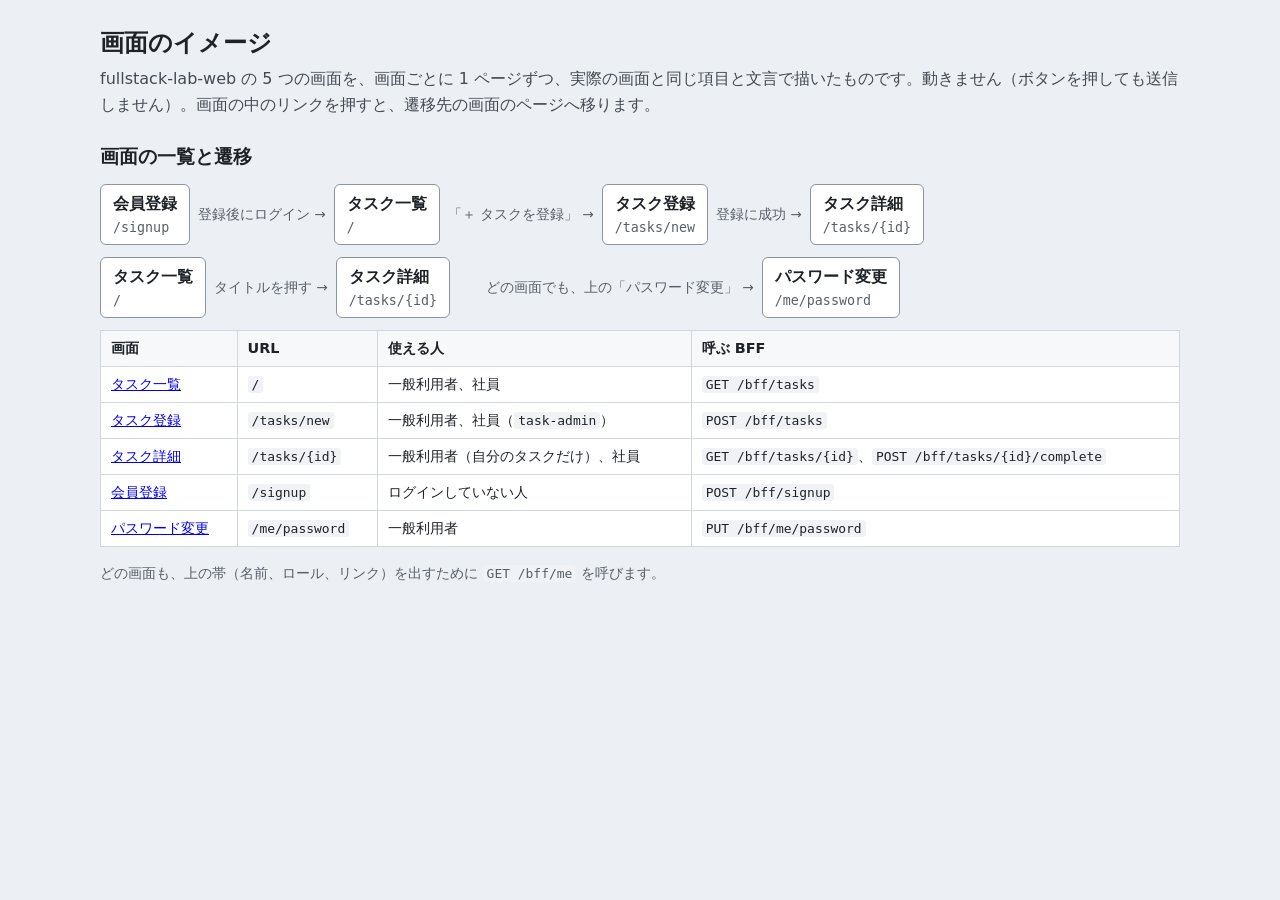
<file: docs/design/web/screens/index.html>
<!doctype html>
<html lang="ja">
<head>
<meta charset="utf-8">
<meta name="viewport" content="width=device-width, initial-scale=1">
<title>画面の一覧と遷移（fullstack-lab-web の画面のイメージ）</title>
<link rel="stylesheet" href="screens.css">
</head>
<body>
<div class="page">

<h1>画面のイメージ</h1>
<p class="lead">fullstack-lab-web の 5 つの画面を、画面ごとに 1 ページずつ、実際の画面と同じ項目と文言で描いたものです。動きません（ボタンを押しても送信しません）。画面の中のリンクを押すと、遷移先の画面のページへ移ります。</p>

<h2>画面の一覧と遷移</h2>
<div class="flow">
  <a href="signup.html">会員登録<small>/signup</small></a>
  <span class="arrow">登録後にログイン →</span>
  <a href="task-list.html">タスク一覧<small>/</small></a>
  <span class="arrow">「＋ タスクを登録」 →</span>
  <a href="task-new.html">タスク登録<small>/tasks/new</small></a>
  <span class="arrow">登録に成功 →</span>
  <a href="task-detail.html">タスク詳細<small>/tasks/{id}</small></a>
</div>
<div class="flow">
  <a href="task-list.html">タスク一覧<small>/</small></a>
  <span class="arrow">タイトルを押す →</span>
  <a href="task-detail.html">タスク詳細<small>/tasks/{id}</small></a>
  <span class="arrow">　　どの画面でも、上の「パスワード変更」 →</span>
  <a href="password.html">パスワード変更<small>/me/password</small></a>
</div>

<table class="list">
  <tr><th>画面</th><th>URL</th><th>使える人</th><th>呼ぶ BFF</th></tr>
  <tr><td><a href="task-list.html">タスク一覧</a></td><td><code>/</code></td><td>一般利用者、社員</td><td><code>GET /bff/tasks</code></td></tr>
  <tr><td><a href="task-new.html">タスク登録</a></td><td><code>/tasks/new</code></td><td>一般利用者、社員（<code>task-admin</code>）</td><td><code>POST /bff/tasks</code></td></tr>
  <tr><td><a href="task-detail.html">タスク詳細</a></td><td><code>/tasks/{id}</code></td><td>一般利用者（自分のタスクだけ）、社員</td><td><code>GET /bff/tasks/{id}</code>、<code>POST /bff/tasks/{id}/complete</code></td></tr>
  <tr><td><a href="signup.html">会員登録</a></td><td><code>/signup</code></td><td>ログインしていない人</td><td><code>POST /bff/signup</code></td></tr>
  <tr><td><a href="password.html">パスワード変更</a></td><td><code>/me/password</code></td><td>一般利用者</td><td><code>PUT /bff/me/password</code></td></tr>
</table>
<p class="note">どの画面も、上の帯（名前、ロール、リンク）を出すために <code>GET /bff/me</code> を呼びます。</p>

</div>
</body>
</html>
</file>
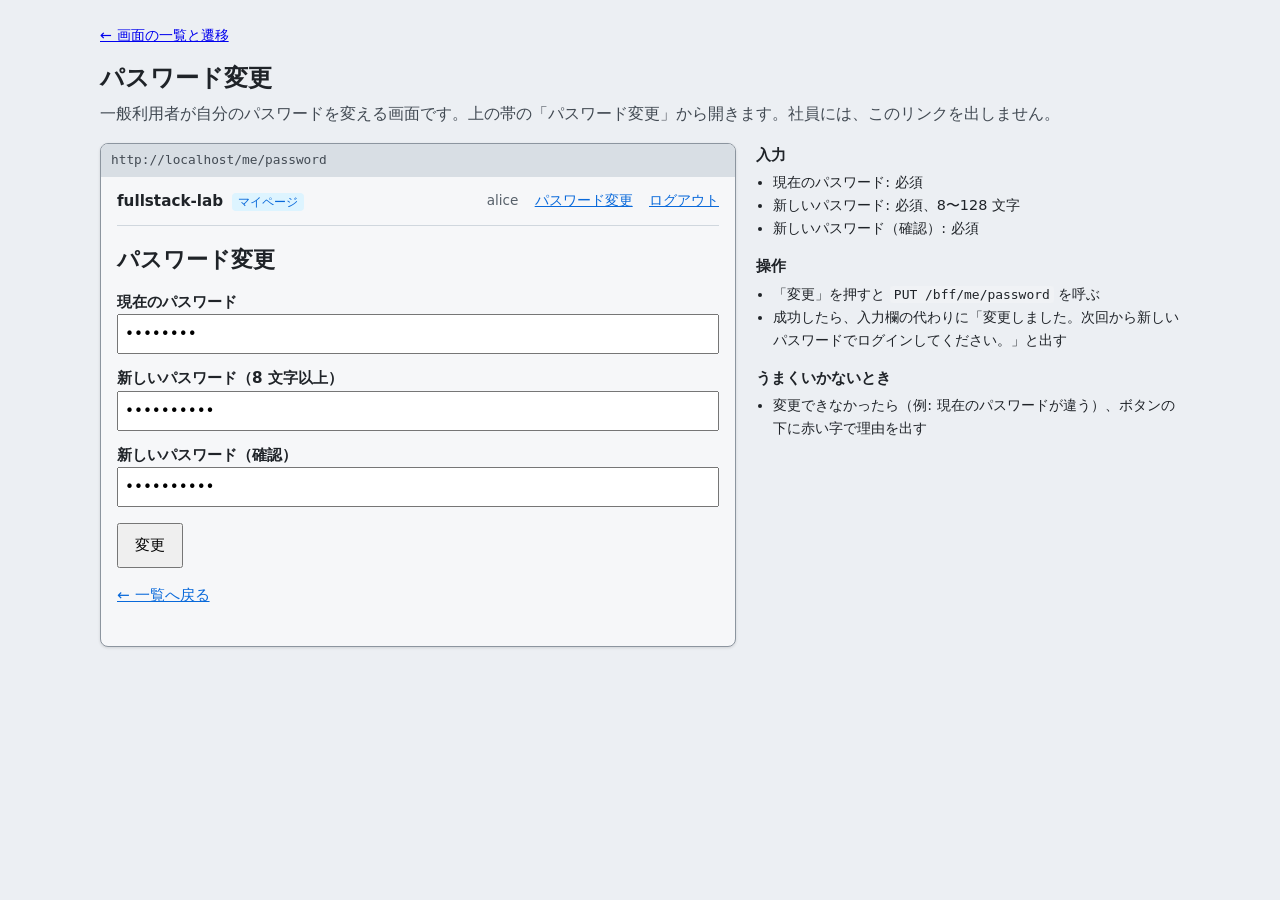
<file: docs/design/web/screens/password.html>
<!doctype html>
<html lang="ja">
<head>
<meta charset="utf-8">
<meta name="viewport" content="width=device-width, initial-scale=1">
<title>パスワード変更（fullstack-lab-web の画面のイメージ）</title>
<link rel="stylesheet" href="screens.css">
</head>
<body>
<div class="page">

<p class="back"><a href="index.html">← 画面の一覧と遷移</a></p>
<h1>パスワード変更</h1>
<p class="lead">一般利用者が自分のパスワードを変える画面です。上の帯の「パスワード変更」から開きます。社員には、このリンクを出しません。</p>
<div class="screen">
  <div>
    <div class="browser">
      <div class="bar">http://localhost/me/password</div>
      <div class="app">
        <header>
          <span class="brand">fullstack-lab <span class="badge">マイページ</span></span>
          <span class="user">alice <a class="logout" href="password.html">パスワード変更</a> <a class="logout" href="signup.html">ログアウト</a></span>
        </header>
        <h1>パスワード変更</h1>
        <label>現在のパスワード</label>
        <input type="password" value="xxxxxxxx" readonly>
        <label>新しいパスワード（8 文字以上）</label>
        <input type="password" value="xxxxxxxxxx" readonly>
        <label>新しいパスワード（確認）</label>
        <input type="password" value="xxxxxxxxxx" readonly>
        <button type="button">変更</button>
        <p><a href="task-list.html">← 一覧へ戻る</a></p>
      </div>
    </div>
  </div>
  <div class="side">
    <h3>入力</h3>
    <ul>
      <li>現在のパスワード: 必須</li>
      <li>新しいパスワード: 必須、8〜128 文字</li>
      <li>新しいパスワード（確認）: 必須</li>
    </ul>
    <h3>操作</h3>
    <ul>
      <li>「変更」を押すと <code>PUT /bff/me/password</code> を呼ぶ</li>
      <li>成功したら、入力欄の代わりに「変更しました。次回から新しいパスワードでログインしてください。」と出す</li>
    </ul>
    <h3>うまくいかないとき</h3>
    <ul>
      <li>変更できなかったら（例: 現在のパスワードが違う）、ボタンの下に赤い字で理由を出す</li>
    </ul>
  </div>
</div>

</div>
</body>
</html>
</file>
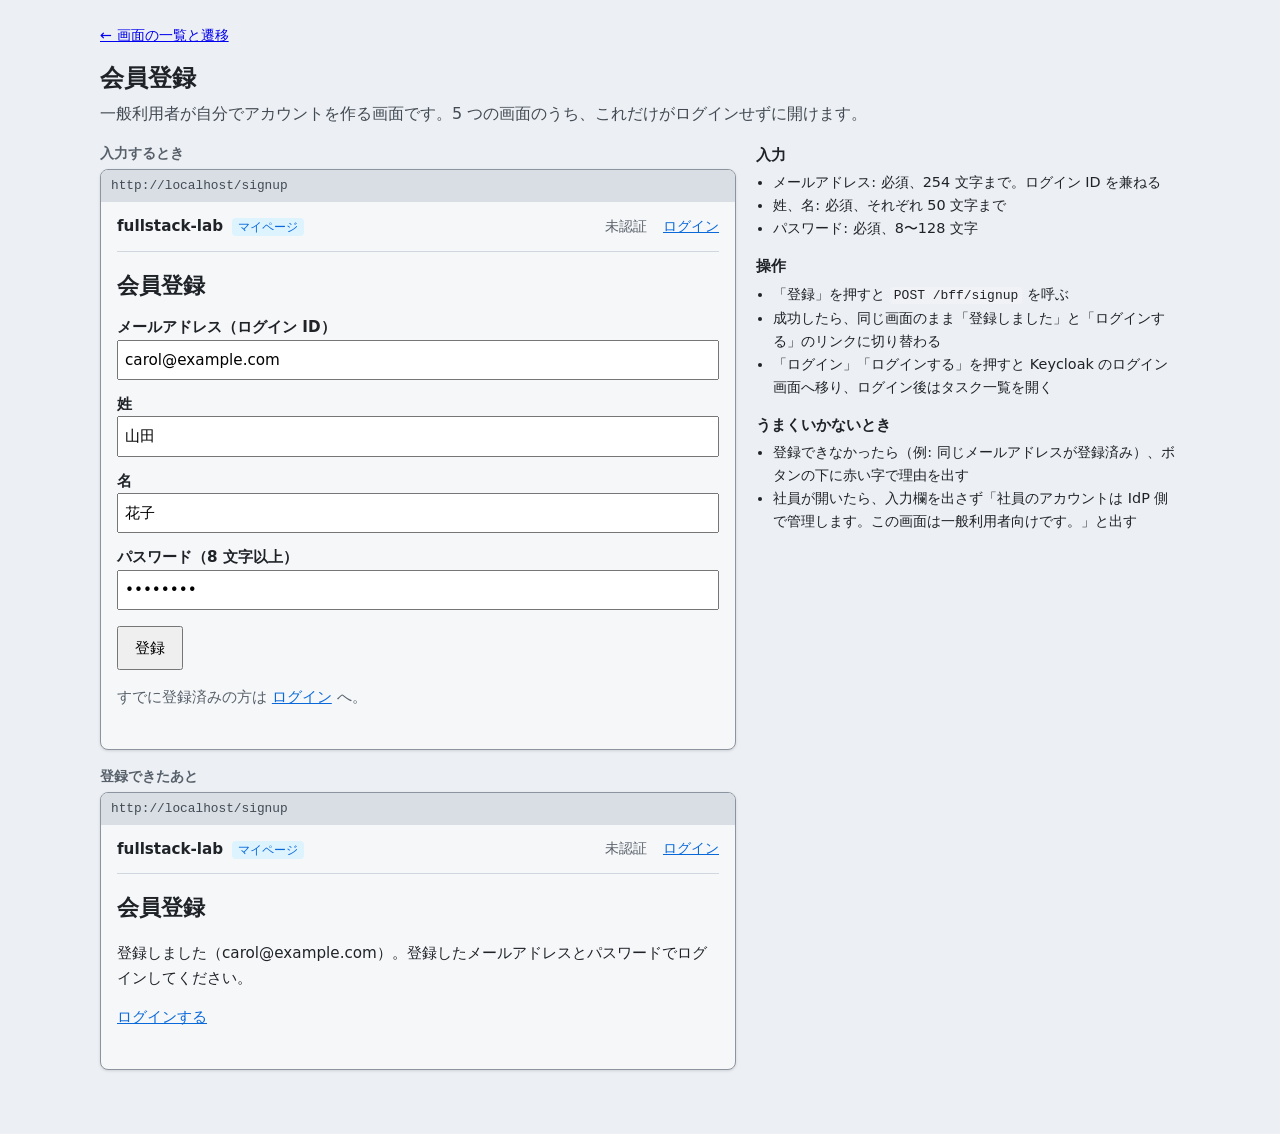
<file: docs/design/web/screens/signup.html>
<!doctype html>
<html lang="ja">
<head>
<meta charset="utf-8">
<meta name="viewport" content="width=device-width, initial-scale=1">
<title>会員登録（fullstack-lab-web の画面のイメージ）</title>
<link rel="stylesheet" href="screens.css">
</head>
<body>
<div class="page">

<p class="back"><a href="index.html">← 画面の一覧と遷移</a></p>
<h1>会員登録</h1>
<p class="lead">一般利用者が自分でアカウントを作る画面です。5 つの画面のうち、これだけがログインせずに開けます。</p>
<div class="screen">
  <div>
    <p class="variant">入力するとき</p>
    <div class="browser">
      <div class="bar">http://localhost/signup</div>
      <div class="app">
        <header>
          <span class="brand">fullstack-lab <span class="badge">マイページ</span></span>
          <span class="user">未認証 <a class="logout" href="task-list.html">ログイン</a></span>
        </header>
        <h1>会員登録</h1>
        <label>メールアドレス（ログイン ID）</label>
        <input value="carol@example.com" readonly>
        <label>姓</label>
        <input value="山田" readonly>
        <label>名</label>
        <input value="花子" readonly>
        <label>パスワード（8 文字以上）</label>
        <input type="password" value="xxxxxxxx" readonly>
        <button type="button">登録</button>
        <p class="muted">すでに登録済みの方は <a href="task-list.html">ログイン</a> へ。</p>
      </div>
    </div>

    <p class="variant">登録できたあと</p>
    <div class="browser">
      <div class="bar">http://localhost/signup</div>
      <div class="app">
        <header>
          <span class="brand">fullstack-lab <span class="badge">マイページ</span></span>
          <span class="user">未認証 <a class="logout" href="task-list.html">ログイン</a></span>
        </header>
        <h1>会員登録</h1>
        <p>登録しました（carol@example.com）。登録したメールアドレスとパスワードでログインしてください。</p>
        <p><a href="task-list.html">ログインする</a></p>
      </div>
    </div>
  </div>
  <div class="side">
    <h3>入力</h3>
    <ul>
      <li>メールアドレス: 必須、254 文字まで。ログイン ID を兼ねる</li>
      <li>姓、名: 必須、それぞれ 50 文字まで</li>
      <li>パスワード: 必須、8〜128 文字</li>
    </ul>
    <h3>操作</h3>
    <ul>
      <li>「登録」を押すと <code>POST /bff/signup</code> を呼ぶ</li>
      <li>成功したら、同じ画面のまま「登録しました」と「ログインする」のリンクに切り替わる</li>
      <li>「ログイン」「ログインする」を押すと Keycloak のログイン画面へ移り、ログイン後はタスク一覧を開く</li>
    </ul>
    <h3>うまくいかないとき</h3>
    <ul>
      <li>登録できなかったら（例: 同じメールアドレスが登録済み）、ボタンの下に赤い字で理由を出す</li>
      <li>社員が開いたら、入力欄を出さず「社員のアカウントは IdP 側で管理します。この画面は一般利用者向けです。」と出す</li>
    </ul>
  </div>
</div>

</div>
</body>
</html>
</file>
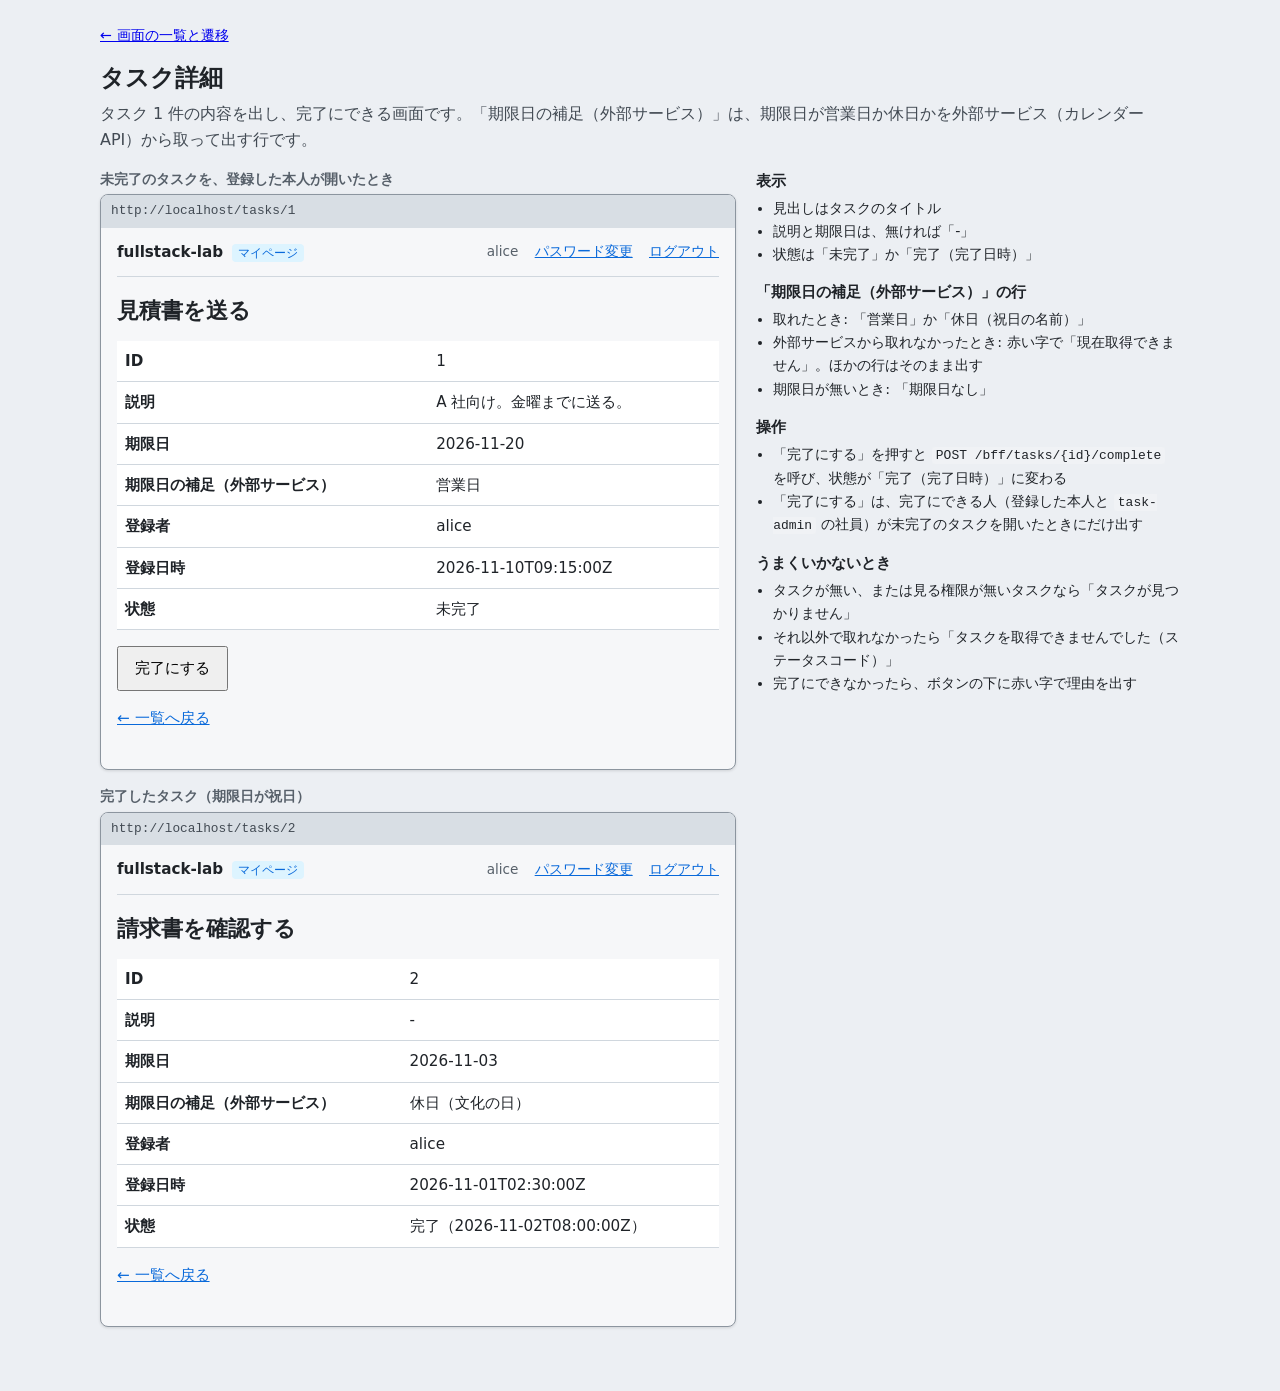
<file: docs/design/web/screens/task-detail.html>
<!doctype html>
<html lang="ja">
<head>
<meta charset="utf-8">
<meta name="viewport" content="width=device-width, initial-scale=1">
<title>タスク詳細（fullstack-lab-web の画面のイメージ）</title>
<link rel="stylesheet" href="screens.css">
</head>
<body>
<div class="page">

<p class="back"><a href="index.html">← 画面の一覧と遷移</a></p>
<h1>タスク詳細</h1>
<p class="lead">タスク 1 件の内容を出し、完了にできる画面です。「期限日の補足（外部サービス）」は、期限日が営業日か休日かを外部サービス（カレンダー API）から取って出す行です。</p>
<div class="screen">
  <div>
    <p class="variant">未完了のタスクを、登録した本人が開いたとき</p>
    <div class="browser">
      <div class="bar">http://localhost/tasks/1</div>
      <div class="app">
        <header>
          <span class="brand">fullstack-lab <span class="badge">マイページ</span></span>
          <span class="user">alice <a class="logout" href="password.html">パスワード変更</a> <a class="logout" href="signup.html">ログアウト</a></span>
        </header>
        <h1>見積書を送る</h1>
        <table>
          <tbody>
            <tr><th>ID</th><td>1</td></tr>
            <tr><th>説明</th><td>A 社向け。金曜までに送る。</td></tr>
            <tr><th>期限日</th><td>2026-11-20</td></tr>
            <tr><th>期限日の補足（外部サービス）</th><td>営業日</td></tr>
            <tr><th>登録者</th><td>alice</td></tr>
            <tr><th>登録日時</th><td>2026-11-10T09:15:00Z</td></tr>
            <tr><th>状態</th><td>未完了</td></tr>
          </tbody>
        </table>
        <button type="button">完了にする</button>
        <p><a href="task-list.html">← 一覧へ戻る</a></p>
      </div>
    </div>

    <p class="variant">完了したタスク（期限日が祝日）</p>
    <div class="browser">
      <div class="bar">http://localhost/tasks/2</div>
      <div class="app">
        <header>
          <span class="brand">fullstack-lab <span class="badge">マイページ</span></span>
          <span class="user">alice <a class="logout" href="password.html">パスワード変更</a> <a class="logout" href="signup.html">ログアウト</a></span>
        </header>
        <h1>請求書を確認する</h1>
        <table>
          <tbody>
            <tr><th>ID</th><td>2</td></tr>
            <tr><th>説明</th><td>-</td></tr>
            <tr><th>期限日</th><td>2026-11-03</td></tr>
            <tr><th>期限日の補足（外部サービス）</th><td>休日（文化の日）</td></tr>
            <tr><th>登録者</th><td>alice</td></tr>
            <tr><th>登録日時</th><td>2026-11-01T02:30:00Z</td></tr>
            <tr><th>状態</th><td>完了（2026-11-02T08:00:00Z）</td></tr>
          </tbody>
        </table>
        <p><a href="task-list.html">← 一覧へ戻る</a></p>
      </div>
    </div>
  </div>
  <div class="side">
    <h3>表示</h3>
    <ul>
      <li>見出しはタスクのタイトル</li>
      <li>説明と期限日は、無ければ「-」</li>
      <li>状態は「未完了」か「完了（完了日時）」</li>
    </ul>
    <h3>「期限日の補足（外部サービス）」の行</h3>
    <ul>
      <li>取れたとき: 「営業日」か「休日（祝日の名前）」</li>
      <li>外部サービスから取れなかったとき: 赤い字で「現在取得できません」。ほかの行はそのまま出す</li>
      <li>期限日が無いとき: 「期限日なし」</li>
    </ul>
    <h3>操作</h3>
    <ul>
      <li>「完了にする」を押すと <code>POST /bff/tasks/{id}/complete</code> を呼び、状態が「完了（完了日時）」に変わる</li>
      <li>「完了にする」は、完了にできる人（登録した本人と <code>task-admin</code> の社員）が未完了のタスクを開いたときにだけ出す</li>
    </ul>
    <h3>うまくいかないとき</h3>
    <ul>
      <li>タスクが無い、または見る権限が無いタスクなら「タスクが見つかりません」</li>
      <li>それ以外で取れなかったら「タスクを取得できませんでした（ステータスコード）」</li>
      <li>完了にできなかったら、ボタンの下に赤い字で理由を出す</li>
    </ul>
  </div>
</div>

</div>
</body>
</html>
</file>
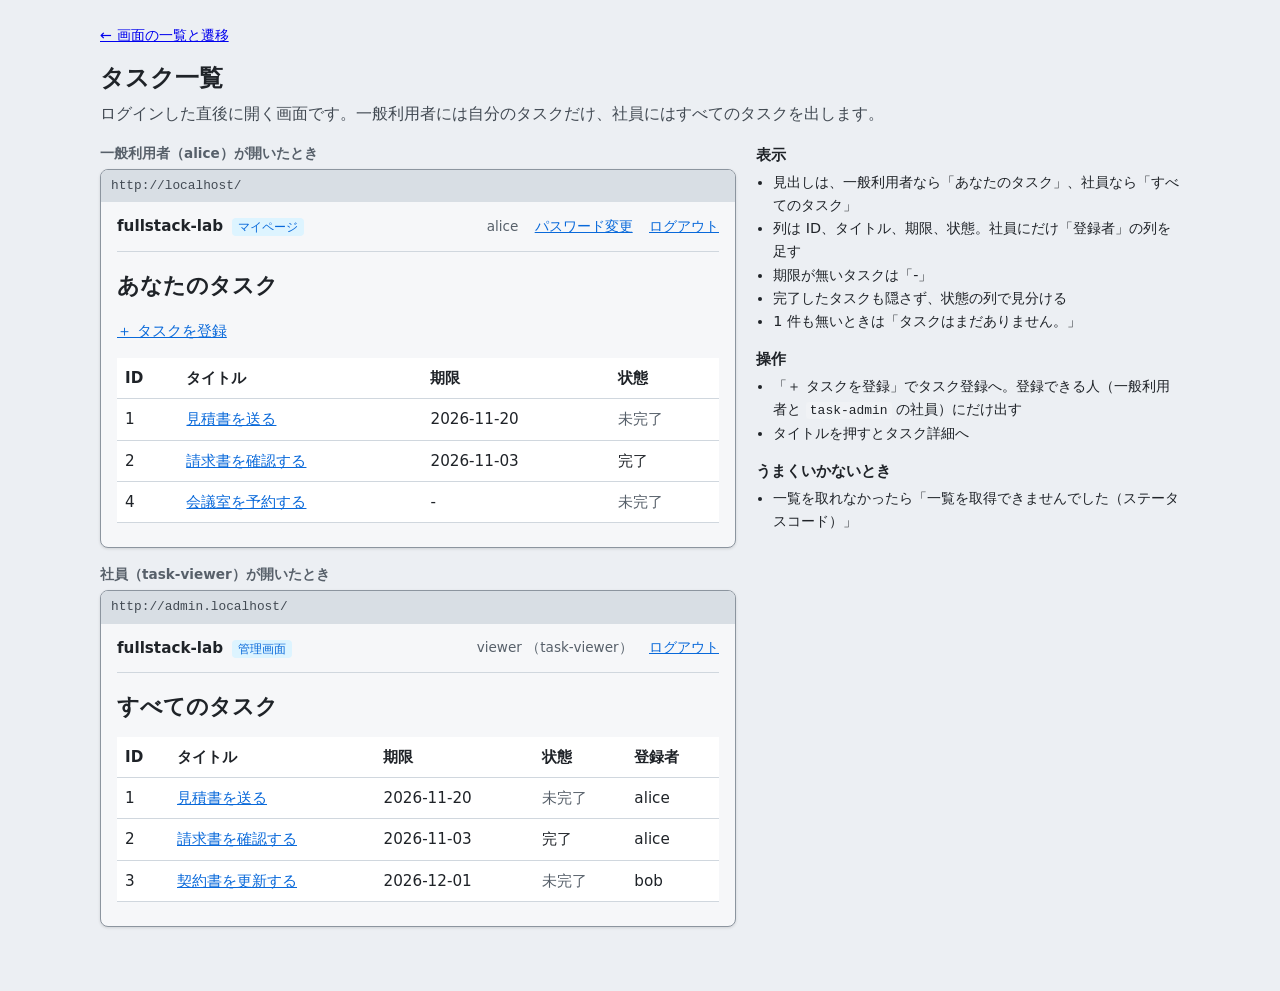
<file: docs/design/web/screens/task-list.html>
<!doctype html>
<html lang="ja">
<head>
<meta charset="utf-8">
<meta name="viewport" content="width=device-width, initial-scale=1">
<title>タスク一覧（fullstack-lab-web の画面のイメージ）</title>
<link rel="stylesheet" href="screens.css">
</head>
<body>
<div class="page">

<p class="back"><a href="index.html">← 画面の一覧と遷移</a></p>
<h1>タスク一覧</h1>
<p class="lead">ログインした直後に開く画面です。一般利用者には自分のタスクだけ、社員にはすべてのタスクを出します。</p>
<div class="screen">
  <div>
    <p class="variant">一般利用者（alice）が開いたとき</p>
    <div class="browser">
      <div class="bar">http://localhost/</div>
      <div class="app">
        <header>
          <span class="brand">fullstack-lab <span class="badge">マイページ</span></span>
          <span class="user">alice <a class="logout" href="password.html">パスワード変更</a> <a class="logout" href="signup.html">ログアウト</a></span>
        </header>
        <h1>あなたのタスク</h1>
        <p><a href="task-new.html">＋ タスクを登録</a></p>
        <table>
          <thead><tr><th>ID</th><th>タイトル</th><th>期限</th><th>状態</th></tr></thead>
          <tbody>
            <tr><td>1</td><td><a href="task-detail.html">見積書を送る</a></td><td>2026-11-20</td><td class="muted">未完了</td></tr>
            <tr><td>2</td><td><a href="task-detail.html">請求書を確認する</a></td><td>2026-11-03</td><td>完了</td></tr>
            <tr><td>4</td><td><a href="task-detail.html">会議室を予約する</a></td><td>-</td><td class="muted">未完了</td></tr>
          </tbody>
        </table>
      </div>
    </div>

    <p class="variant">社員（task-viewer）が開いたとき</p>
    <div class="browser">
      <div class="bar">http://admin.localhost/</div>
      <div class="app">
        <header>
          <span class="brand">fullstack-lab <span class="badge">管理画面</span></span>
          <span class="user">viewer <span class="muted">（task-viewer）</span> <a class="logout" href="task-list.html">ログアウト</a></span>
        </header>
        <h1>すべてのタスク</h1>
        <table>
          <thead><tr><th>ID</th><th>タイトル</th><th>期限</th><th>状態</th><th>登録者</th></tr></thead>
          <tbody>
            <tr><td>1</td><td><a href="task-detail.html">見積書を送る</a></td><td>2026-11-20</td><td class="muted">未完了</td><td>alice</td></tr>
            <tr><td>2</td><td><a href="task-detail.html">請求書を確認する</a></td><td>2026-11-03</td><td>完了</td><td>alice</td></tr>
            <tr><td>3</td><td><a href="task-detail.html">契約書を更新する</a></td><td>2026-12-01</td><td class="muted">未完了</td><td>bob</td></tr>
          </tbody>
        </table>
      </div>
    </div>
  </div>
  <div class="side">
    <h3>表示</h3>
    <ul>
      <li>見出しは、一般利用者なら「あなたのタスク」、社員なら「すべてのタスク」</li>
      <li>列は ID、タイトル、期限、状態。社員にだけ「登録者」の列を足す</li>
      <li>期限が無いタスクは「-」</li>
      <li>完了したタスクも隠さず、状態の列で見分ける</li>
      <li>1 件も無いときは「タスクはまだありません。」</li>
    </ul>
    <h3>操作</h3>
    <ul>
      <li>「＋ タスクを登録」でタスク登録へ。登録できる人（一般利用者と <code>task-admin</code> の社員）にだけ出す</li>
      <li>タイトルを押すとタスク詳細へ</li>
    </ul>
    <h3>うまくいかないとき</h3>
    <ul>
      <li>一覧を取れなかったら「一覧を取得できませんでした（ステータスコード）」</li>
    </ul>
  </div>
</div>

</div>
</body>
</html>
</file>
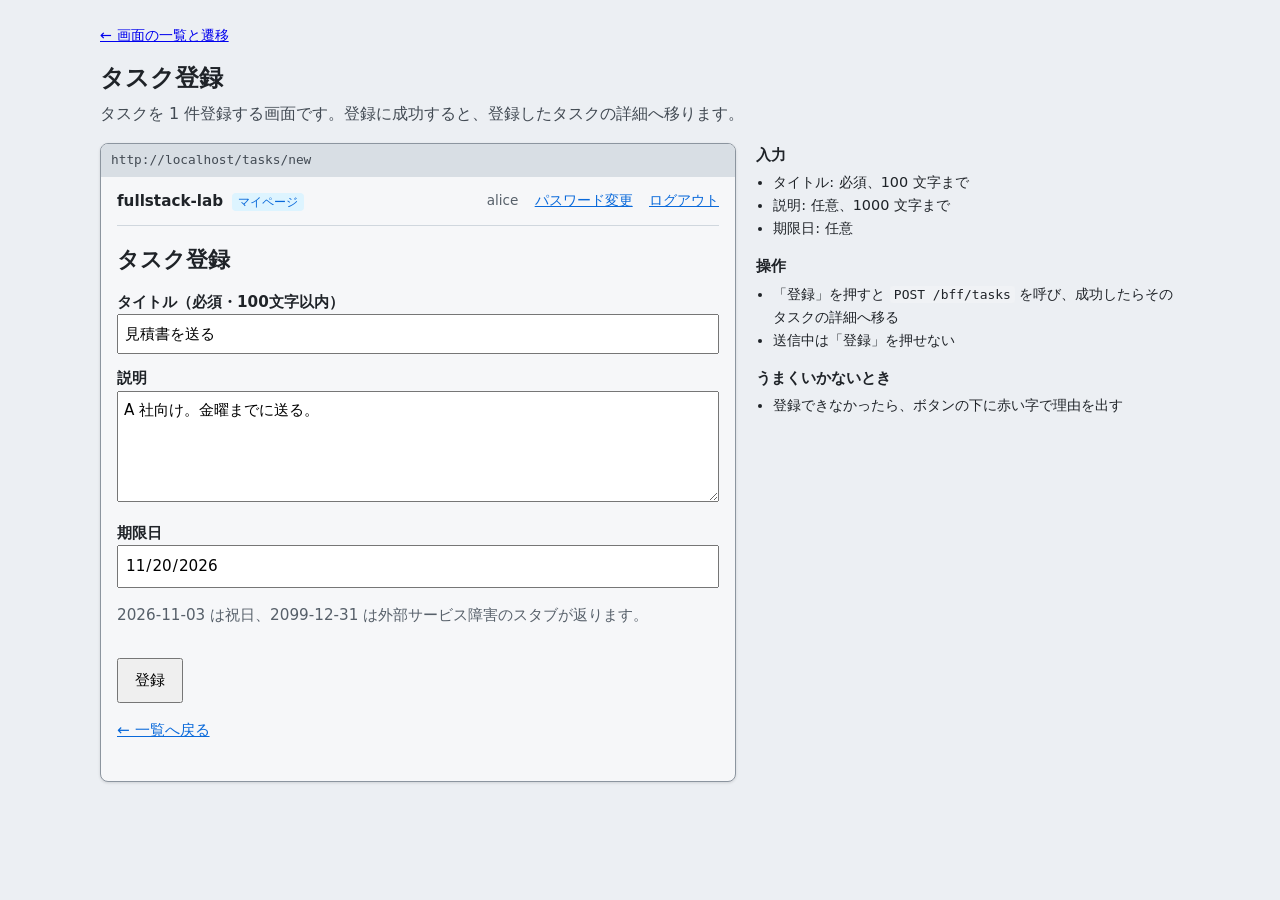
<file: docs/design/web/screens/task-new.html>
<!doctype html>
<html lang="ja">
<head>
<meta charset="utf-8">
<meta name="viewport" content="width=device-width, initial-scale=1">
<title>タスク登録（fullstack-lab-web の画面のイメージ）</title>
<link rel="stylesheet" href="screens.css">
</head>
<body>
<div class="page">

<p class="back"><a href="index.html">← 画面の一覧と遷移</a></p>
<h1>タスク登録</h1>
<p class="lead">タスクを 1 件登録する画面です。登録に成功すると、登録したタスクの詳細へ移ります。</p>
<div class="screen">
  <div>
    <div class="browser">
      <div class="bar">http://localhost/tasks/new</div>
      <div class="app">
        <header>
          <span class="brand">fullstack-lab <span class="badge">マイページ</span></span>
          <span class="user">alice <a class="logout" href="password.html">パスワード変更</a> <a class="logout" href="signup.html">ログアウト</a></span>
        </header>
        <h1>タスク登録</h1>
        <label>タイトル（必須・100文字以内）</label>
        <input value="見積書を送る" readonly>
        <label>説明</label>
        <textarea rows="4" readonly>A 社向け。金曜までに送る。</textarea>
        <label>期限日</label>
        <input type="date" value="2026-11-20" readonly>
        <p class="muted">2026-11-03 は祝日、2099-12-31 は外部サービス障害のスタブが返ります。</p>
        <button type="button">登録</button>
        <p><a href="task-list.html">← 一覧へ戻る</a></p>
      </div>
    </div>
  </div>
  <div class="side">
    <h3>入力</h3>
    <ul>
      <li>タイトル: 必須、100 文字まで</li>
      <li>説明: 任意、1000 文字まで</li>
      <li>期限日: 任意</li>
    </ul>
    <h3>操作</h3>
    <ul>
      <li>「登録」を押すと <code>POST /bff/tasks</code> を呼び、成功したらそのタスクの詳細へ移る</li>
      <li>送信中は「登録」を押せない</li>
    </ul>
    <h3>うまくいかないとき</h3>
    <ul>
      <li>登録できなかったら、ボタンの下に赤い字で理由を出す</li>
    </ul>
  </div>
</div>

</div>
</body>
</html>
</file>
<file: docs/design/web/screens/screens.css>
/* 画面のイメージ（docs/design/web/screens/）の各ページが共通で使う見た目 */
/* ページ全体（説明の部分） */
body { font-family: system-ui, sans-serif; margin: 0; background: #eceff3; color: #1f2328; line-height: 1.6; }
.page { max-width: 1080px; margin: 0 auto; padding: 24px 16px 64px; }
.page > h1 { font-size: 1.5rem; margin: 0 0 4px; }
.page > h2 { font-size: 1.2rem; margin: 24px 0 8px; }
.back { margin: 0 0 12px; font-size: 0.9rem; }
.lead { margin: 0 0 16px; color: #424a53; }
.note { font-size: 0.9rem; color: #57606a; }

/* 画面の一覧と遷移 */
.flow { display: flex; flex-wrap: wrap; gap: 8px; align-items: center; margin: 12px 0; }
.flow a { background: #fff; border: 1px solid #8c959f; border-radius: 6px; padding: 6px 12px; text-decoration: none; color: #1f2328; font-weight: 600; }
.flow a small { display: block; font-weight: normal; color: #57606a; font-family: ui-monospace, monospace; }
.flow .arrow { color: #57606a; font-size: 0.85rem; }
.list { background: #fff; border-collapse: collapse; width: 100%; font-size: 0.9rem; }
.list th, .list td { border: 1px solid #d0d7de; padding: 6px 10px; text-align: left; vertical-align: top; }
.list th { background: #f6f8fa; }
code { font-family: ui-monospace, monospace; background: #f0f2f5; padding: 1px 4px; border-radius: 3px; font-size: 0.9em; }

/* 画面 1 つ分（左にイメージ、右に説明） */
.screen { display: grid; grid-template-columns: minmax(0, 3fr) minmax(0, 2fr); gap: 20px; align-items: start; margin-top: 12px; }
@media (max-width: 800px) { .screen { grid-template-columns: 1fr; } }
.variant { font-size: 0.85rem; font-weight: 600; color: #57606a; margin: 16px 0 4px; }
.variant:first-child { margin-top: 0; }
.side h3 { font-size: 0.95rem; margin: 0 0 4px; }
.side ul { margin: 0 0 14px; padding-left: 1.2em; font-size: 0.9rem; }

/* ブラウザの枠 */
.browser { border: 1px solid #8c959f; border-radius: 8px; overflow: hidden; background: #f6f7f9; box-shadow: 0 1px 3px rgba(0,0,0,.12); }
.bar { background: #d8dee4; padding: 6px 10px; font-family: ui-monospace, monospace; font-size: 0.8rem; color: #424a53; }

/* ここから下は、実際の画面（web/frontend/app/app.vue）と同じ見た目 */
.app { padding: 0 16px 24px; font-size: 0.95rem; }
.app header { display: flex; justify-content: space-between; align-items: center; padding: 12px 0; border-bottom: 1px solid #d0d7de; margin-bottom: 16px; }
.app .brand { font-weight: bold; }
.app .user { font-size: 0.85rem; color: #57606a; }
.app .badge { font-size: 0.75rem; font-weight: normal; background: #ddf4ff; color: #0969da; border-radius: 4px; padding: 2px 6px; margin-left: 4px; }
.app .logout { margin-left: 12px; }
.app a { color: #0969da; }
.app h1 { font-size: 1.4rem; margin: 0 0 12px; }
.app table { width: 100%; border-collapse: collapse; background: #fff; }
.app th, .app td { text-align: left; padding: 8px; border-bottom: 1px solid #d0d7de; }
.app label { display: block; margin-top: 12px; font-weight: 600; }
.app input, .app textarea { width: 100%; box-sizing: border-box; padding: 6px; font: inherit; }
.app button { margin-top: 16px; padding: 8px 16px; font: inherit; }
.app .error { color: #cf222e; }
.app .muted { color: #57606a; }
</file>
